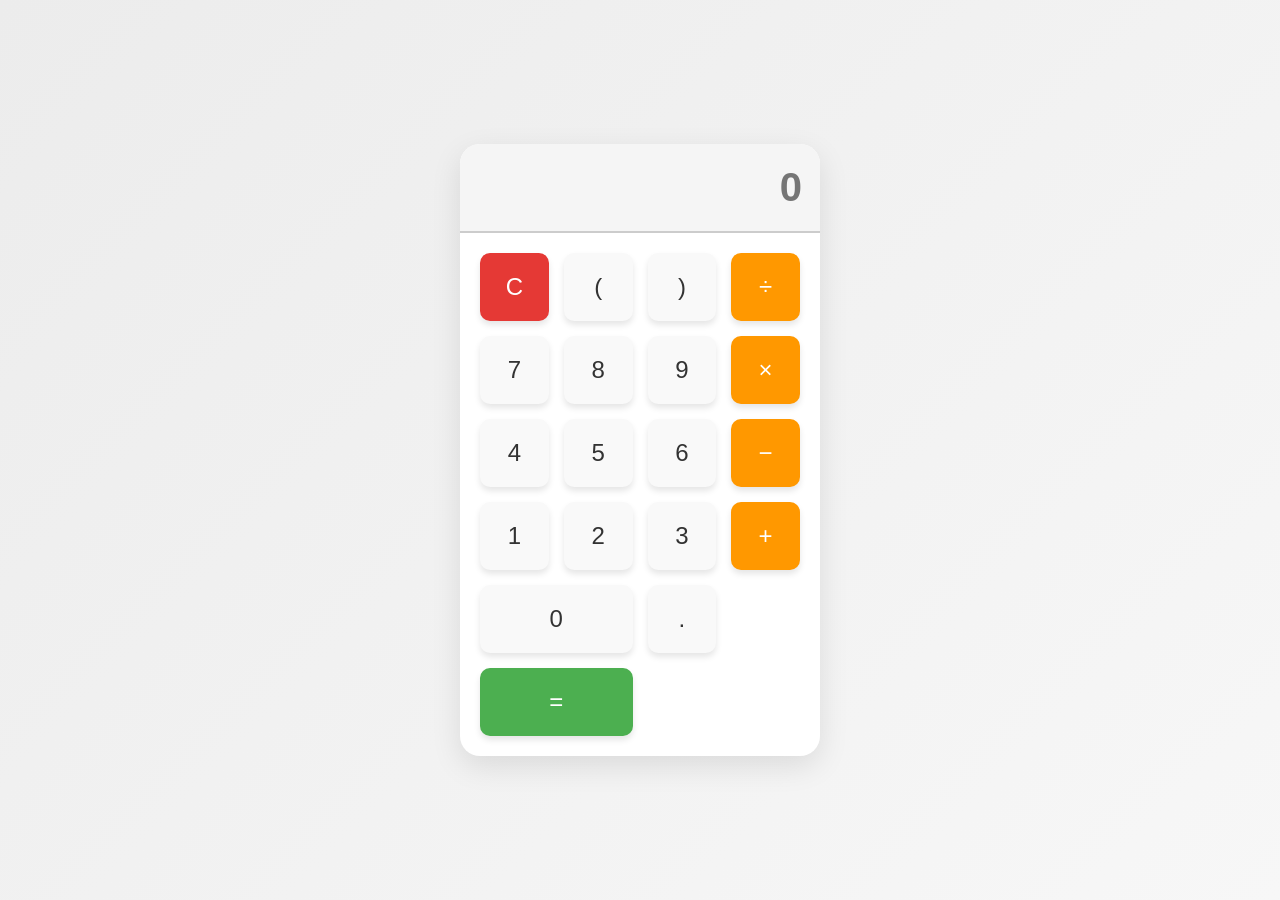
<file: CODSOFT/calculator/index.html>
<!DOCTYPE html>
<html lang="en">
<head>
    <meta charset="UTF-8">
    <meta name="viewport" content="width=device-width, initial-scale=1.0">
    <title>Modern Calculator</title>
    <link rel="stylesheet" href="style.css">
</head>
<body>
    <div class="calculator">
        <div class="calculator-display">
            <input type="text" id="result" placeholder="0" disabled />
        </div>
        <div class="calculator-buttons">
            <button class="btn btn-clear" onclick="clearDisplay()">C</button>
            <button class="btn" onclick="appendValue('(')">(</button>
            <button class="btn" onclick="appendValue(')')">)</button>
            <button class="btn btn-operator" onclick="appendValue('/')">÷</button>

            <button class="btn" onclick="appendValue('7')">7</button>
            <button class="btn" onclick="appendValue('8')">8</button>
            <button class="btn" onclick="appendValue('9')">9</button>
            <button class="btn btn-operator" onclick="appendValue('*')">×</button>

            <button class="btn" onclick="appendValue('4')">4</button>
            <button class="btn" onclick="appendValue('5')">5</button>
            <button class="btn" onclick="appendValue('6')">6</button>
            <button class="btn btn-operator" onclick="appendValue('-')">−</button>

            <button class="btn" onclick="appendValue('1')">1</button>
            <button class="btn" onclick="appendValue('2')">2</button>
            <button class="btn" onclick="appendValue('3')">3</button>
            <button class="btn btn-operator" onclick="appendValue('+')">+</button>

            <button class="btn btn-zero" onclick="appendValue('0')">0</button>
            <button class="btn" onclick="appendValue('.')">.</button>
            <button class="btn btn-equal" onclick="calculate()">=</button>
        </div>
    </div>
    <script src="index.js"></script>
</body>
</html>
</file>
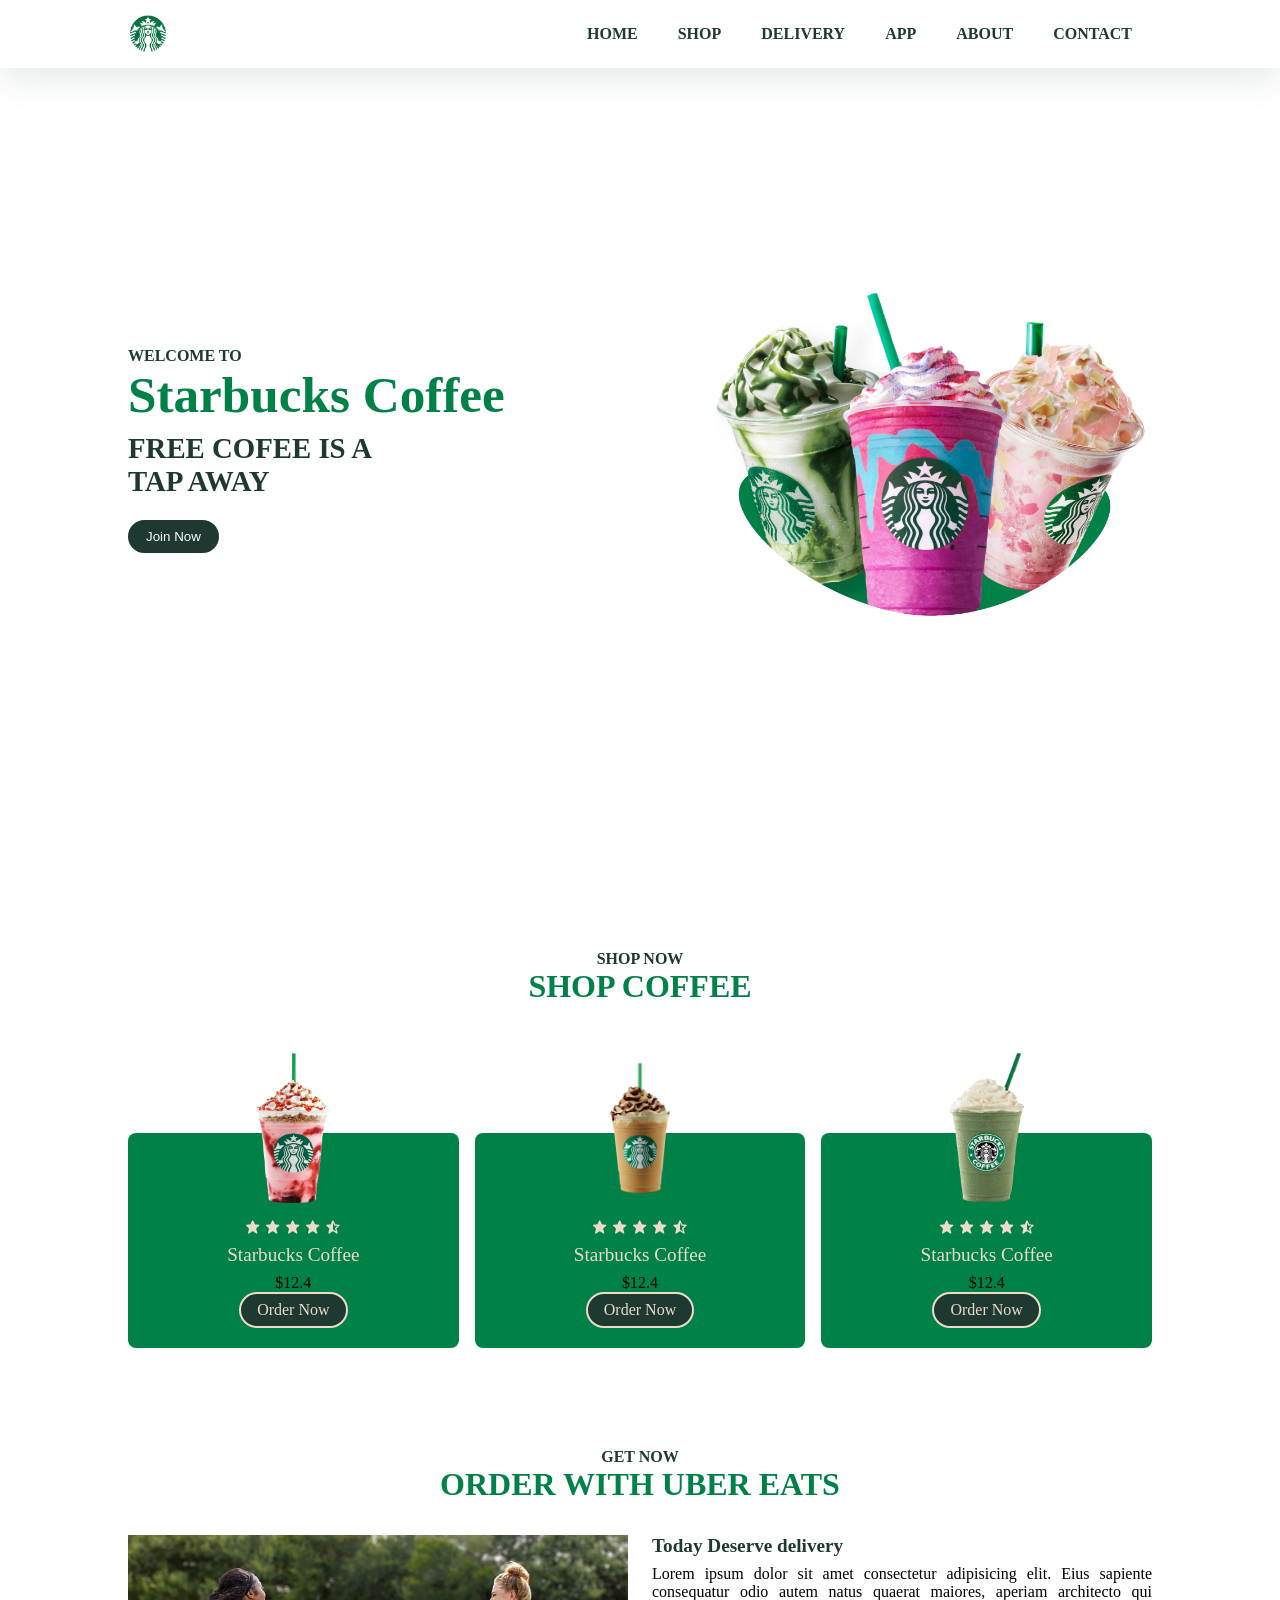
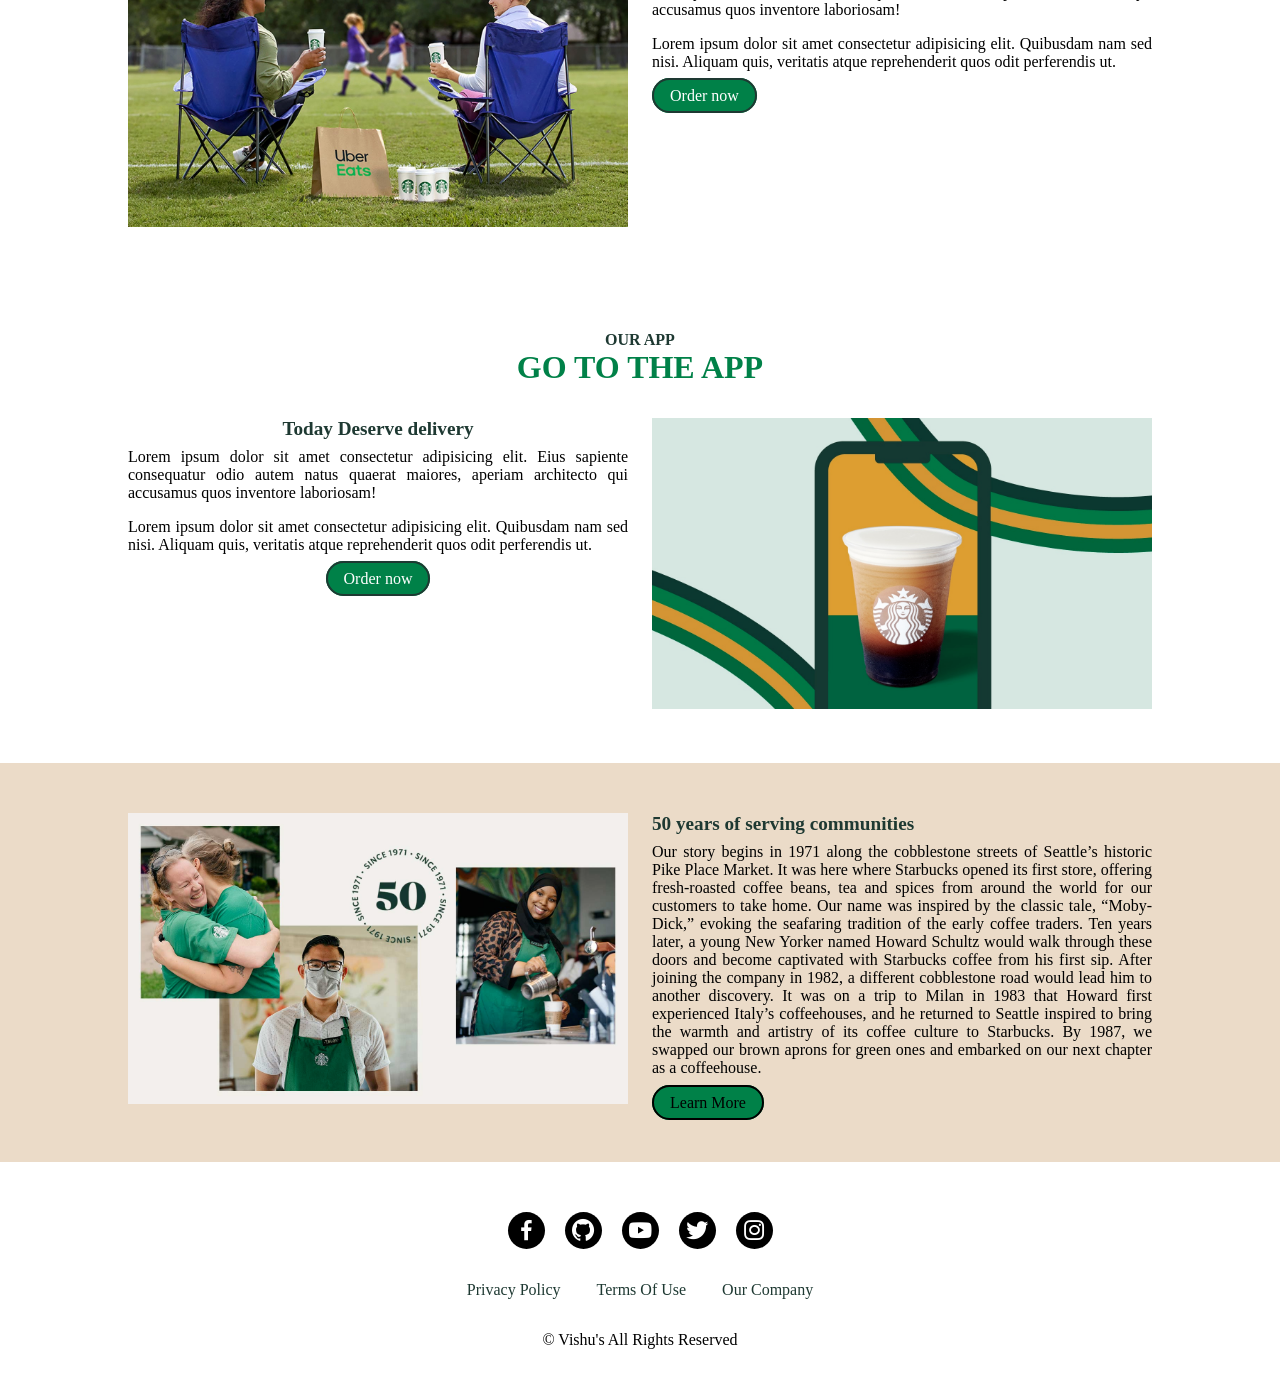
<file: CODSOFT/landingpage/index.html>
<!DOCTYPE html>
<html lang="en">
<head>
    <meta charset="UTF-8">
    <meta name="viewport" content="width=device-width, initial-scale=1.0">
    <title>Landing Page </title>
    <link rel="stylesheet" href="style.css">
    <link rel="stylesheet"
     href="https://cdn.jsdelivr.net/npm/boxicons@latest/css/boxicons.min.css">
</head>
<body>
    <!-- header  -->
    <header>
        <a href="https://www.starbucks.in/dashboard"  target="_blank"  class="logo" ><img src="img/logo.png" alt=""></a>
        <div class="bx bx-menu" id="menu-icon"></div>

        
        <ul class="navbar">
            <li><a href="#home">Home</a></li>
            <li><a href="#shop">Shop </a></li>
            <li><a href="#delivery">Delivery</a></li>
            <li><a href="#app">App</a></li>
            <li><a href="#about">About</a></li>
            <li><a href="#contact">Contact</a></li>

        </ul>
    </header>

    <!-- home 
     -->

    <section class="home" id="home">
        <div class="home-text">
            <span>Welcome to </span>
            <h1>Starbucks Coffee</h1>
            <h2>Free cofee is a <br>tap away </h2>
            <button class="btn"><a href="https://www.starbucks.in/rewards" target="_blank">Join Now </a>
            </button>
            
        </div>
        <div class="home-img">
            <img src="img/home.png" alt="">
        </div>

        <!-- shop section  -->
    </section>
    <section class="shop" id="shop">
        <div class="heading">
            <span>Shop now </span>
            <h1>Shop Coffee</h1>
        </div>
        <div class="shop-container">
            <div class="box">
                <div class="box-img">
                    <img src="img/shop1.png" alt="">
                </div>
                <div class="stars">
                    <i class='bx bxs-star'></i>
                    <i class='bx bxs-star'></i>
                    <i class='bx bxs-star'></i>
                    <i class='bx bxs-star'></i>
                    <i class='bx bxs-star-half' ></i>
                </div>
                <h2>Starbucks Coffee</h2>
                <span>$12.4</span>
                <a href="#" class="btn">Order Now</a>
            </div>
            <div class="box">
                <div class="box-img">
                    <img src="img/shop2.png" alt="">
                </div>
                <div class="stars">
                    <i class='bx bxs-star'></i>
                    <i class='bx bxs-star'></i>
                    <i class='bx bxs-star'></i>
                    <i class='bx bxs-star'></i>
                    <i class='bx bxs-star-half' ></i>
                </div>
                <h2>Starbucks Coffee</h2>
                <span>$12.4</span>
                <a href="#" class="btn">Order Now</a>
            </div>
            <div class="box">
                <div class="box-img">
                    <img src="img/shop3.png" alt="">
                </div>
                <div class="stars">
                    <i class='bx bxs-star'></i>
                    <i class='bx bxs-star'></i>
                    <i class='bx bxs-star'></i>
                    <i class='bx bxs-star'></i>
                    <i class='bx bxs-star-half' ></i>
                </div>
                <h2>Starbucks Coffee</h2>
                <span>$12.4</span>
                <a href="#" class="btn">Order Now</a>
            </div>
        </div>
    </section>

    <!-- delivery -->

    <section class="delivery" id="delivery">
        <div class="heading">
            <span>Get Now </span>
            <h1>Order with Uber Eats </h1>
        </div>
        <div class="container">
            <div class="delivery-img">
                <img src="img/delivery.png" alt="">
            </div>
            <div class="delivery-text">
                <h2>Today Deserve delivery</h2>
                <p>Lorem ipsum dolor sit amet consectetur adipisicing elit. Eius sapiente consequatur odio autem natus quaerat maiores, aperiam architecto qui accusamus quos inventore laboriosam!</p>
                <p>Lorem ipsum dolor sit amet consectetur adipisicing elit. Quibusdam nam sed nisi. Aliquam quis, veritatis atque reprehenderit quos odit perferendis ut.</p>
                <a href="" class="btn">Order now</a>
            </div>
        </div>
    </section>

    <!-- app -->
    <section class="app" id="app">
        <div class="heading">
            <span>Our app</span>
            <h1>Go to the app</h1>
            <div class="container">

            <div class="app-text">
                <h2>Today Deserve delivery</h2>
                <p>Lorem ipsum dolor sit amet consectetur adipisicing elit. Eius sapiente consequatur odio autem natus quaerat maiores, aperiam architecto qui accusamus quos inventore laboriosam!</p>
                <p>Lorem ipsum dolor sit amet consectetur adipisicing elit. Quibusdam nam sed nisi. Aliquam quis, veritatis atque reprehenderit quos odit perferendis ut.</p>
                <a href="#" target="_blank" class="btn">Order now</a>
            </div>
                <div class="app-img">
                    <img src="img/app.png" alt="">
                </div>
            </div>
    </section>

    <!-- about  -->
    <section class="about" id="about">
        <div class="about-img">
            <img src="img/about.png" alt="">
        </div>
        <div class="about-text">
            <h2>50 years of serving communities</h2>
            <p>Our story begins in 1971 along the cobblestone streets of Seattle’s historic Pike Place Market. It was here where Starbucks opened its first store, offering fresh-roasted coffee beans, tea and spices from around the world for our customers to take home. Our name was inspired by the classic tale, “Moby-Dick,” evoking the seafaring tradition of the early coffee traders.
                Ten years later, a young New Yorker named Howard Schultz would walk through these doors and become captivated with Starbucks coffee from his first sip. After joining the company in 1982, a different cobblestone road would lead him to another discovery. It was on a trip to Milan in 1983 that Howard first experienced Italy’s coffeehouses, and he returned to Seattle inspired to bring the warmth and artistry of its coffee culture to Starbucks. By 1987, we swapped our brown aprons for green ones and embarked on our next chapter as a coffeehouse.</p>
            <a href="#" target="_blank" class="btn">Learn More</a>
        </div>

    </section>


<!-- contact  -->

    <section class="contact" id="contact">
        <div class="social">
            <a href="#"><i class='bx bxl-facebook'></i></a>
            <a href="#"><i class='bx bxl-github'></i></a>
            <a href="#"><i class='bx bxl-youtube'></i></a>
            <a href="#"><i class='bx bxl-twitter'></i></a>
            <a href="#"><i class='bx bxl-instagram'></i></a>
        </div>
        <div class="links">
            <a href="#">Privacy Policy </a>
            <a href="#">Terms Of Use  </a>
            <a href="#">Our Company </a>
        </div>
        <p>&#169; Vishu's All Rights Reserved</p>
    </section>



    <script src="main.js"></script>
</body>
</html>
</file>
<file: CODSOFT/calculator/style.css>
body {
    background: linear-gradient(135deg, #ececec, #f7f7f7);
    display: flex;
    justify-content: center;
    align-items: center;
    height: 100vh;
    margin: 0;
    font-family: 'Poppins', sans-serif;
}

.calculator {
    width: 360px;
    background: #ffffff;
    border-radius: 20px;
    box-shadow: 0px 10px 30px rgba(0, 0, 0, 0.1);
    overflow: hidden;
}

.calculator-display {
    background: #f5f5f5;
    padding: 20px;
    text-align: right;
    font-size: 2rem;
    color: #333;
    border-bottom: 2px solid #ccc;
}

.calculator-display input {
    width: 100%;
    border: none;
    background: none;
    outline: none;
    text-align: right;
    font-size: 2.5rem;
    font-weight: bold;
    color: #444;
}

.calculator-buttons {
    display: grid;
    grid-template-columns: repeat(4, 1fr);
    gap: 15px;
    padding: 20px;
}

.btn {
    background: #f9f9f9;
    border: none;
    border-radius: 10px;
    font-size: 1.5rem;
    color: #333;
    padding: 20px;
    cursor: pointer;
    transition: all 0.2s;
    box-shadow: 0 4px 6px rgba(0, 0, 0, 0.1);
}

.btn:hover {
    background: #e6e6e6;
}

.btn:active {
    transform: scale(0.95);
}

.btn-operator {
    background: #ff9800;
    color: #fff;
}

.btn-operator:hover {
    background: #fb8c00;
}

.btn-clear {
    background: #e53935;
    color: #fff;
}

.btn-clear:hover {
    background: #d32f2f;
}

.btn-equal {
    background: #4caf50;
    color: #fff;
    grid-column: span 2;
}

.btn-equal:hover {
    background: #43a047;
}

.btn-zero {
    grid-column: span 2;
}
</file>
<file: CODSOFT/landingpage/style.css>
*{
    margin: 0;
    padding: 0;
    box-sizing: border-box; 
    scroll-padding-top: 2rem;
    text-decoration: none;
    list-style: none;
    scroll-behavior: smooth;
    
}

:root{
    --main-color:#008148;
    --second-color:#1e3932;
}

section{
    padding:50px 10%;
}

*::selection{
    color: #fff;
    background-color: var(--main-color);
}
img{
    width: 100%;
}
header{
    position: fixed;
    width: 100%;
    top: 0;
    right: 0;
    z-index: 1000;
    display: flex;
    align-items: center;
    justify-content: space-between;
    background-color: #fff;
    box-shadow:  0 4px 41px rgb(14 55 54 / 14%);
    padding: 15px 10%;
    transition: 0.2s;
}
.logo{
    display: flex;
    align-items: center;

}
.logo img{
    width: 40px;
}
.navbar{
    display: flex;
    
    
}
.navbar a{
    font-size: 1rem;
    padding: 10px 20px ;
    color: var(--second-color);
    font-weight: 600;
    text-transform: uppercase;
}

.navbar a:hover {
    color: var(--main-color);
}

#menu-icon{
    font-size: 24px ;
    cursor: pointer;
    z-index: 1001;
    display: none;
}

/* home  */

.home{
    width: 100%;
    min-height: 100vh;
    display: flex;
    flex-wrap: wrap;
    align-items: center;
    /* background:#ff8397; */
    gap: 1rem;

}
.home-text{
    flex: 2 3 18rem;

}
.home-img{
    flex: 1 1 19rem;
    

}
/* for animation  */
.home-img img{
    animation: animate 3s linear infinite;
    border-radius: 50%;
}
@keyframes animate{
    0%{

        transform:translate(-11px,0);
    }
    50%{
        transform: translate(-0px,-11px);
    }
    100%{
        transform: translate(-11px,0);
    }
}

.home-text span{
    font-size: 1rem;
    text-transform: uppercase;
    font-weight: 600;
    color: var(--second-color);

}
.home-text h1{
    font-size: 3.2rem;
    color: var(--main-color);
    font-weight: bolder;

}
.home-text h2{
    font-size: 1.8rem;
    font-weight: 600;
    color: var(--second-color);
    text-transform: uppercase;
    margin: 0.5rem 0 1.4rem;
}
/* button  */
.btn {
    padding: 7px 16px;
    border: 2px solid var(--second-color);
    border-radius: 20px;
    color: black;
    font-weight: 500;
    background-color: var(--second-color);
    text-align: center;
}
.btn a{
    color: #fff;
}
.btn:hover{
    /* color: black; */
    background: var(--main-color);
}



/* shop section  */
.heading{
    text-align: center;
}
.heading span{
    font-weight: 600;
    font-size: 1rem;
    color: var(--second-color);
    text-transform: uppercase;
}
.heading h1{
    font-size: 2rem;
    font-weight: bolder;
    color: var(--main-color);
    text-transform: uppercase;
}


.shop-container{
    display: flex;
    flex-wrap: wrap;
    gap: 1rem;
    margin-top: 5rem;
}
.shop-container .box{
    flex:1 1 10rem;
    background:var(--main-color);
    padding: 20px;
    display: flex;
    text-align: center;
    flex-direction: column;
    align-items: center;
    margin-top: 3rem;
    border-radius: 0.5rem;

}
.shop-container .box .box-img{
    width: 150px;
    height:150px;
    margin-top: -100px;
}
.shop-container .box .box-img img{
    width: 100%;
    height: 100%;
    object-fit: contain;
    object-position: center;

}
.stars{
    margin: 1rem 0  0.2rem;

}

.shop-container .box .stars .bx{
    color: #ebdbc8;

}
.shop-container .box h2{
    color: #ebdbc8;
    font-size: 1.2rem;
    font-weight: 500;
    margin: 0.2rem  0 0.5rem ;
}
.box .btn{
    border: 2px solid #ebdbc8;
    color: #ebdbc8;
}
.box .btn:hover{
    background:#ebdbc8;
    color: var(--second-color);
}


/* delivery  */
.container{
    display: flex;
    flex-wrap: wrap;
    gap: 1.5rem;
    margin-top: 2rem;
}
.delivery-img , .app-img{
    flex: 1 1 21rem;

}
.delivery-text , .app-text{
    flex: 1 1 21rem;
}
.delivery-text h2 , .app-text h2{
    font-size: 1.2rem;
    color: var(--second-color);

}
.delivery-text p, .app-text p{
    margin: 0.5rem 0 1rem;
    text-align: justify;
    
    
}
.delivery-text .btn , .app-text .btn {
    background-color: var(--main-color);
    color: white;
    

}
.delivery-text .btn:hover , .app-text .btn:hover {
    background-color: #1e3932;
    color: white;
}
.about{
    display: flex;
    flex-wrap: wrap;
    background-color: #ebdbc8;
    gap: 1.5rem;
}
.about-img{
    flex: 1 1 17rem;
    

}
.about-text{
    flex: 1 1 17rem;
}
.about-text h2{
    font-size: 1.2rem;
    color: var(--second-color);
}
.about-text p{
    margin: 0.5rem 0 1.1rem;
    text-align: justify;
}
.about-text .btn{
    background-color: var(--main-color);
    border: 2px solid black;
    

}
.about-text .btn:hover{
    background-color: var(--second-color);
    color: white;
}
.contact{
    display: flex;
    flex-direction: column;
    align-items: center;
    flex-wrap: wrap;
    gap: 1rem;
}
.social a{
    font-size: 27px;
    margin: 0.5rem;
}
.social a .bx{
    padding: 5px;
    color: #fff;
    background: #000000;
    border-radius: 50%;
}
.social a .bx:hover{
    background-color: var(--main-color);

}

.links{
    margin: 1rem 0 1rem;

}
.links a{
    font-size: 1rem;
    font-weight: 500;
    color: var(--second-color);
    padding: 1rem;
}
.links a:hover{
    background-color: var(--main-color);
}
@media (max-width:1150px){
    header{
        padding:18px 7%;
    }
    section{
        padding:50px 7%;
    }
    .home-text h1{
        font-size:3rem;
    }
    .home-text h2{
        font-size: 1.5rem;
    }

}
@media (max-width:991px){
    header{
        padding:18px 4%;
    }
    section{
        padding:50px 4%;
    }
}
@media (max-width:768px){
    header{
        padding:11px 4%;
    }
    #menu-icon{
        display: initial;


    }
    header .navbar{
        position: absolute;
        top: -500px;
        left: 0;
        right: 0;
        display: flex;
        flex-direction: column;
        background: #fff;
        box-shadow: 0 4px 4px rgb(14 55 54 / 14%);
        border-top: 2px solid var(--main-color);
        transition: 0.2s;
        text-align: left;
    }
    .navbar.active{
        top: 100%;
    }
    .navbar a{
        padding: 1.5rem;
        display: block;
        color: var(--second-color);
    }
    .home-text span{
        font-size: 0.9rem;

    }
    .home-text h1{
        font-size: 2.4rem;
    }
    .home-text h2{
        font-size: 1.2rem;
    }
}
    @media (max-width:768px){
        .home-text{
            padding-top: inherit;

        }
        .shop-container .box{
            margin-top: 6rem;

        }
        .heading h1{
            font-size: 1.5rem;
        }
        .heading span{
            font-size: 0.9rem;
        }
        .delivery-text .btn{
            align-items: center;
            margin-top: 20%;
            margin-left: 35%;
        }
        .about{
            flex-direction: column-reverse;

        }
        .links{
            display: flex;
            flex-direction: column;
        }
    }

@media (max-width:364px){
    .links{
        display: flex;
        flex-direction: column;
    }
}
</file>
